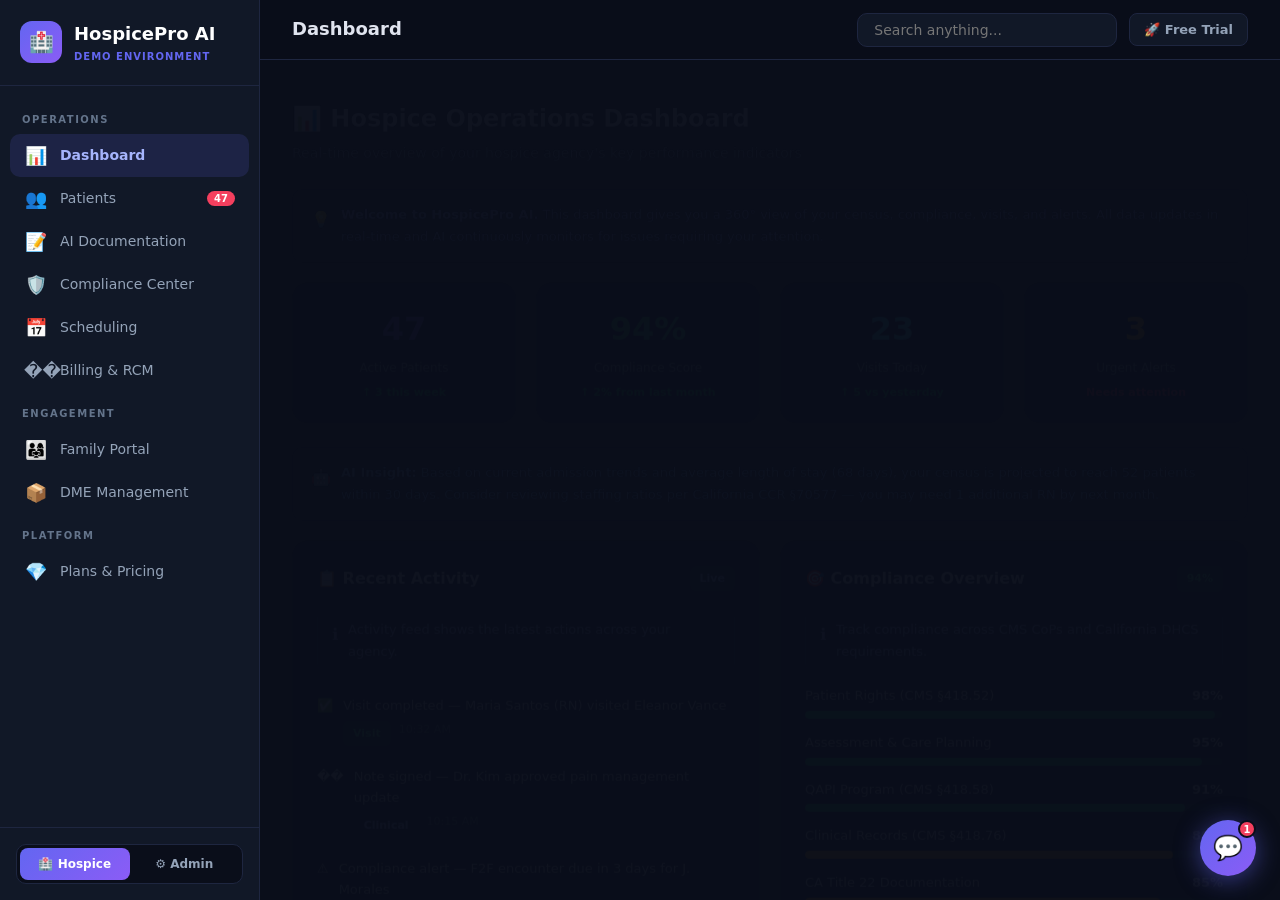
<file: index.html>
<!DOCTYPE html>
<html lang="en">
<head>
<meta charset="UTF-8">
<meta http-equiv="refresh" content="0;url=hospice-demo/index.html">
<title>Redirecting to HospicePro AI Demo…</title>
</head>
<body>
<p>Redirecting to <a href="hospice-demo/index.html">HospicePro AI Demo</a>…</p>
</body>
</html>
</file>
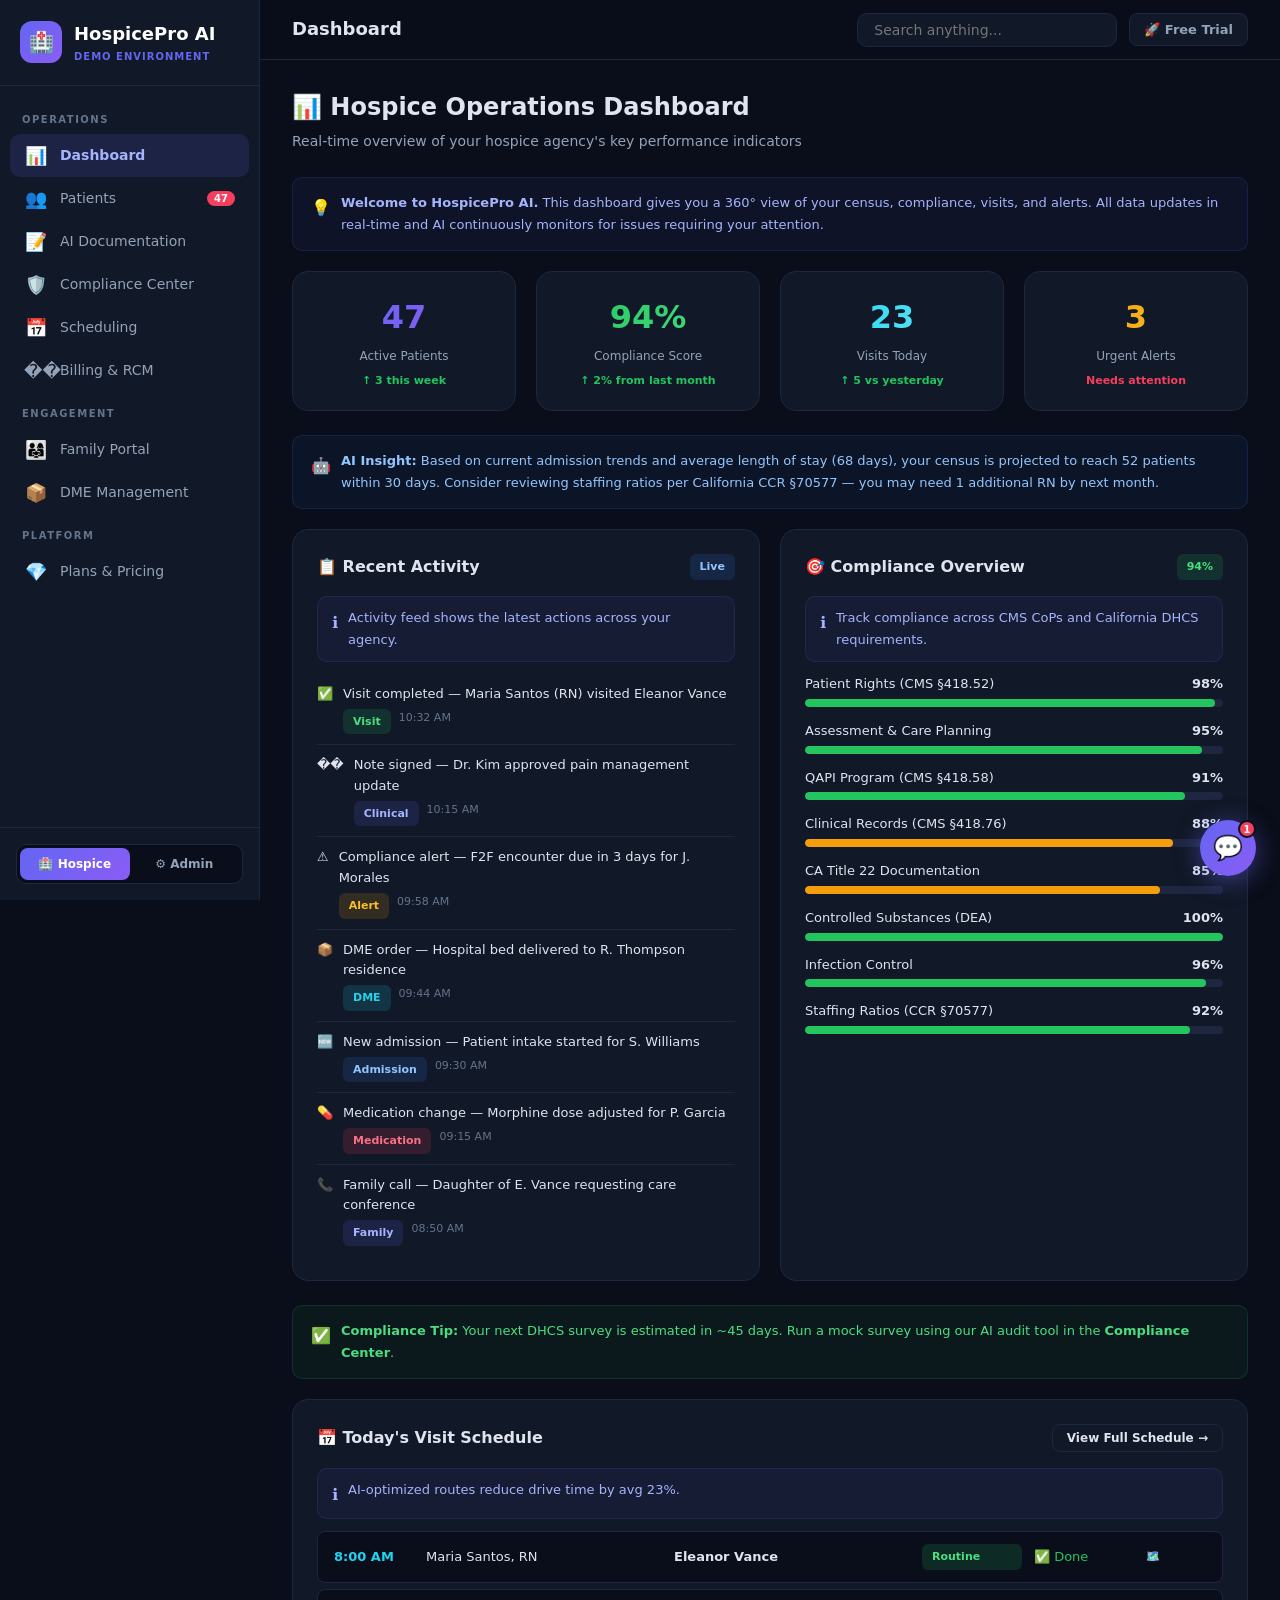
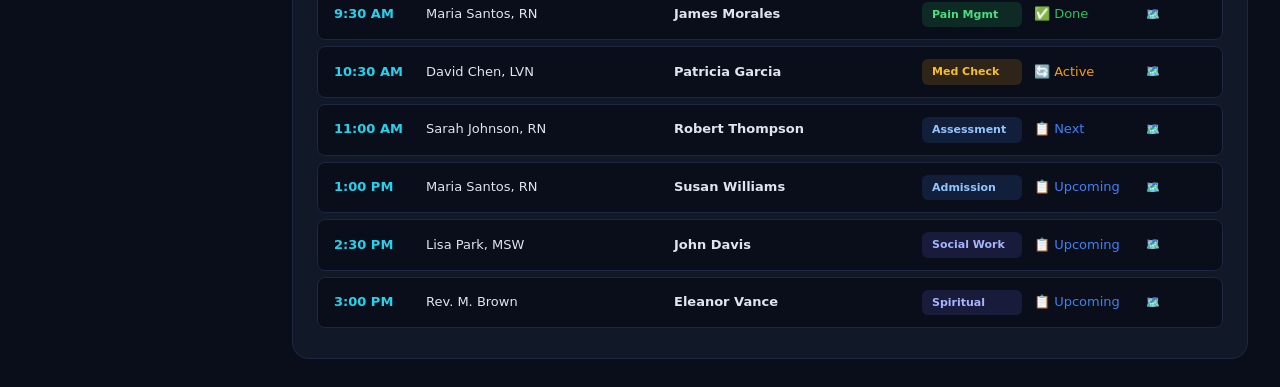
<file: hospice-demo/index.html>
<!DOCTYPE html>
<html lang="en">
<head>
<meta charset="UTF-8">
<title>HospicePro AI — Intelligent Hospice Management Platform</title>
<meta name="viewport" content="width=device-width, initial-scale=1.0">
<meta name="description" content="HospicePro AI - The most advanced AI-powered hospice management platform. Demo environment.">
<meta name="robots" content="noindex, nofollow">
<link rel="stylesheet" href="css/styles.css">
</head>
<body>

<!-- Sidebar Overlay (mobile) -->
<div class="sidebar-overlay" id="sidebarOverlay" onclick="toggleSidebar()"></div>

<!-- ===== SIDEBAR ===== -->
<aside class="sidebar" id="sidebar">
 <div class="sidebar-header">
  <div class="logo-icon">🏥</div>
  <div>
   <div class="logo-text">HospicePro AI</div>
   <div class="logo-sub">DEMO ENVIRONMENT</div>
  </div>
 </div>
 <div class="sidebar-nav" id="sidebarNav"></div>
 <div class="sidebar-footer">
  <div class="mode-switch">
   <button class="mode-btn active" id="modeFront" onclick="switchMode('front')">🏥 Hospice</button>
   <button class="mode-btn" id="modeAdmin" onclick="switchMode('admin')">⚙️ Admin</button>
  </div>
 </div>
</aside>

<!-- ===== MAIN CONTENT ===== -->
<div class="main-content">
 <div class="top-bar">
  <div style="display:flex;align-items:center;gap:12px">
   <button class="hamburger" onclick="toggleSidebar()">☰</button>
   <span class="page-title" id="pageTitle">Dashboard</span>
  </div>
  <div class="top-actions">
   <input type="text" class="search-box" id="globalSearch" placeholder="Search anything..." oninput="onGlobalSearch(this.value)">
   <button class="top-btn" onclick="showTrialModal()">🚀 Free Trial</button>
  </div>
 </div>
 <div id="pageContainer"></div>
</div>

<!-- ===== CHATBOT ===== -->
<button class="chatbot-toggle" id="chatToggle" onclick="toggleChat()">
 💬 <span class="notif-dot" id="chatNotif">1</span>
</button>
<div class="chatbot-panel" id="chatPanel">
 <div class="chat-header">
  <div class="chat-header-left">
   <span style="font-size:20px">🤖</span>
   <div>
    <h3 id="chatBotName">HospicePro Assistant</h3>
    <div class="chat-status" id="chatStatus">Online — Ready to help</div>
   </div>
  </div>
  <button class="chat-close" onclick="toggleChat()">✕</button>
 </div>
 <div class="chat-context" id="chatContext">
  <span>👁️</span> <span id="chatContextText">Watching: Dashboard</span>
 </div>
 <div class="chat-messages" id="chatMessages"></div>
 <div class="chat-input-area">
  <input type="text" class="chat-input" id="chatInput" placeholder="Ask me anything about hospice..." onkeydown="if(event.key==='Enter')sendChat()" oninput="onChatTyping(this.value)">
  <button class="chat-send" onclick="sendChat()">➤</button>
 </div>
</div>

<!-- ===== TRIAL MODAL ===== -->
<div class="modal-overlay" id="trialModal" onclick="if(event.target===this)closeTrialModal()">
 <div class="modal-box">
  <h2>Start Your Free Trial</h2>
  <p id="modalPlanText">Experience HospicePro AI risk-free. No credit card required.</p>
  <input type="text" placeholder="Full Name" id="trialName">
  <input type="email" placeholder="Work Email" id="trialEmail">
  <input type="text" placeholder="Agency Name" id="trialAgency">
  <select id="trialPlan">
   <option value="starter">Starter — $199/mo (30-day trial)</option>
   <option value="professional" selected>Professional — $349/mo (30-day trial)</option>
   <option value="enterprise">Enterprise — $599/mo (14-day pilot)</option>
  </select>
  <button class="btn btn-primary" style="width:100%;padding:14px;font-size:16px" onclick="submitTrial()">Begin Free Trial →</button>
  <p class="modal-cancel" onclick="closeTrialModal()">Cancel</p>
 </div>
</div>

<!-- ===== TOAST ===== -->
<div class="toast" id="toast"></div>

<!-- ===== SCRIPTS ===== -->
<script src="js/ml-engine.js"></script>
<script src="js/pages-front.js"></script>
<script src="js/pages-admin.js"></script>
<script src="js/chatbot.js"></script>
<script src="js/app.js"></script>
</body>
</html>
</file>
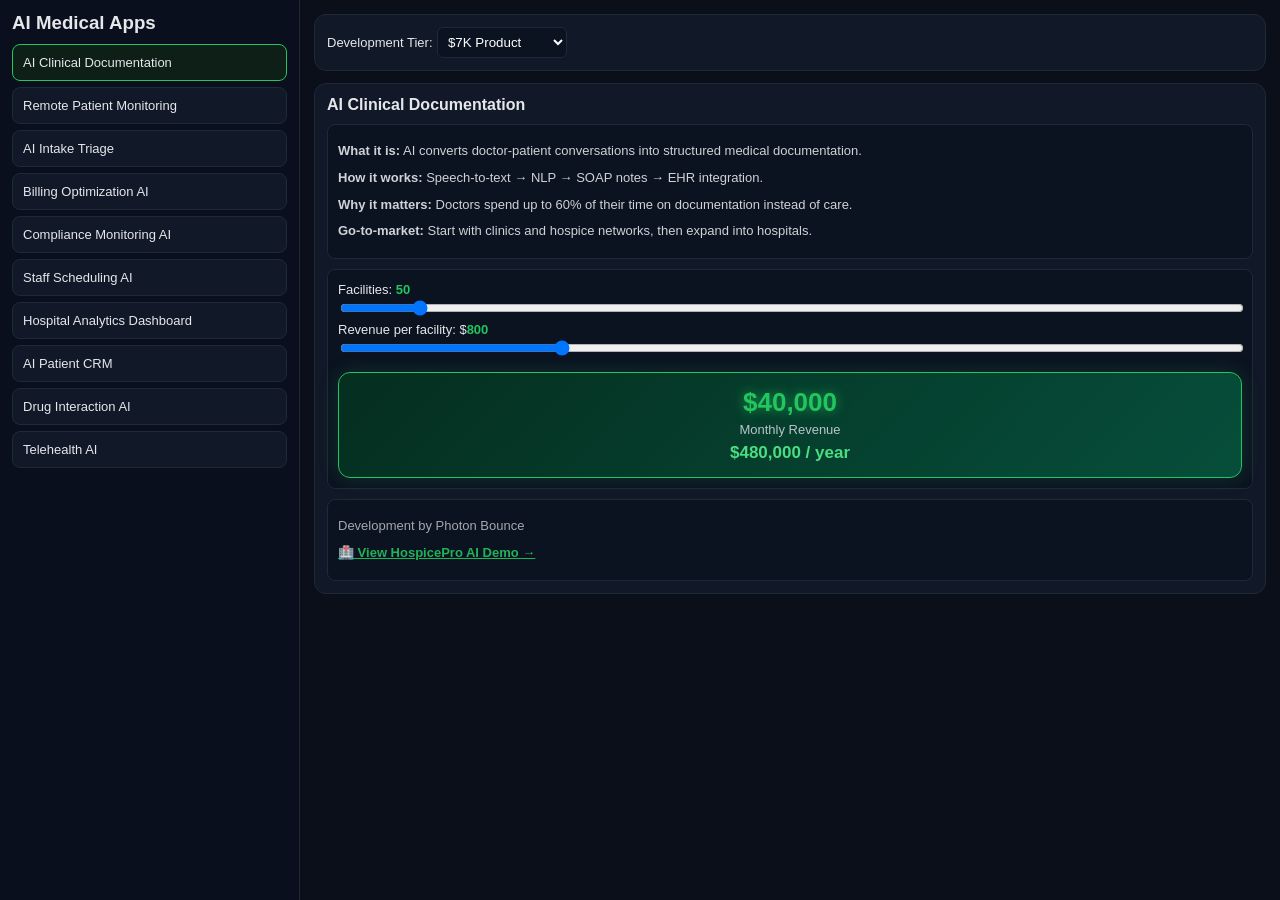
<file: calculator.html>
<!DOCTYPE html>
<html lang="en">
<head>
<meta charset="UTF-8">
<title>AI Medical Investment System</title>
<meta name="viewport" content="width=device-width, initial-scale=1.0">
<meta name="description" content="AI-powered medical investment calculator — estimate revenue across 10 healthcare SaaS products by Photon Bounce.">

<style>
*,*::before,*::after{box-sizing:border-box}

body{
 margin:0;
 font-family:Arial, Helvetica, sans-serif;
 background:#0b0f1a;
 color:#e5e7eb;
}

.layout{
 display:flex;
 min-height:100vh;
}

/* SIDEBAR */
.sidebar{
 width:300px;
 min-width:300px;
 background:#0a0f1d;
 border-right:1px solid #1f2937;
 padding:12px;
 overflow-y:auto;
}

.sidebar h3{
 margin:0 0 10px 0;
}

/* MOBILE TOGGLE */
.menu-toggle{
 display:none;
 position:fixed;
 top:10px;
 left:10px;
 z-index:1000;
 background:#111827;
 color:#e5e7eb;
 border:1px solid #1f2937;
 border-radius:8px;
 padding:8px 14px;
 font-size:18px;
 cursor:pointer;
}

.nav-item{
 padding:10px;
 margin:6px 0;
 border-radius:8px;
 border:1px solid #1f2937;
 cursor:pointer;
 background:#111827;
 font-size:13px;
 color:#e5e7eb;
 text-align:left;
 width:100%;
 display:block;
 transition:border-color 0.2s, background 0.2s;
}

.nav-item:hover{
 background:#1a2332;
 border-color:#374151;
}

.nav-item:focus{
 outline:2px solid #22c55e;
 outline-offset:2px;
}

.nav-item.active{
 border-color:#22c55e;
 background:#0d1f17;
}

/* MAIN */
.main{
 flex:1;
 padding:14px;
 min-width:0;
}

.card{
 background:#111827;
 border:1px solid #1f2937;
 border-radius:12px;
 padding:12px;
 margin-bottom:12px;
}

.section{
 margin-top:10px;
 padding:10px;
 border-radius:8px;
 background:#0b1220;
 border:1px solid #1f2937;
}

h2{
 font-size:16px;
 margin:0 0 10px 0;
}

p{
 font-size:13px;
 line-height:1.6;
 opacity:0.9;
 margin:6px 0;
}

label{
 font-size:13px;
}

input[type=range]{
 width:100%;
 cursor:pointer;
}

input[type=range]:focus{
 outline:2px solid #22c55e;
 outline-offset:2px;
}

select{
 background:#0b1220;
 color:white;
 border:1px solid #1f2937;
 padding:6px;
 border-radius:6px;
 cursor:pointer;
}

select:focus{
 outline:2px solid #22c55e;
 outline-offset:2px;
}

.value{
 font-weight:bold;
 color:#22c55e;
}

/* PROFIT UI */
.profit-box{
 margin-top:12px;
 padding:14px;
 border-radius:12px;
 background:linear-gradient(135deg,#052e1f,#064e3b);
 border:1px solid #22c55e;
 text-align:center;
 box-shadow:0 0 20px rgba(34,197,94,0.2);
}

.profit-main{
 font-size:26px;
 font-weight:900;
 color:#22c55e;
 text-shadow:0 0 12px rgba(34,197,94,0.7);
}

.profit-sub{
 font-size:13px;
 opacity:0.8;
 margin-top:4px;
}

.profit-annual{
 margin-top:6px;
 font-size:17px;
 font-weight:700;
 color:#4ade80;
}

/* MOBILE */
@media(max-width:768px){
 .layout{
  flex-direction:column;
 }
 .sidebar{
  width:100%;
  min-width:100%;
  border-right:none;
  border-bottom:1px solid #1f2937;
  position:fixed;
  top:0;
  left:-100%;
  height:100vh;
  z-index:999;
  transition:left 0.3s;
 }
 .sidebar.open{
  left:0;
 }
 .menu-toggle{
  display:block;
 }
 .main{
  padding:14px;
  padding-top:50px;
 }
 .profit-main{
  font-size:22px;
 }
}
</style>
</head>

<body>

<button class="menu-toggle" onclick="toggleMenu()" aria-label="Toggle navigation menu">☰</button>

<div class="layout">

<!-- SIDEBAR NAV -->
<nav class="sidebar" id="sidebar" role="navigation" aria-label="App navigation">
<h3>AI Medical Apps</h3>
<div id="nav" role="list"></div>
</nav>

<!-- MAIN -->
<main class="main">

<div class="card">
<label for="tier">Development Tier:</label>
<select id="tier" onchange="render()">
<option value="3">$3K MVP</option>
<option value="7" selected>$7K Product</option>
<option value="12">$12K Enterprise</option>
</select>
</div>

<div id="view"></div>

</main>

</div>

<script>

/* FULL DATASET (LOCKED) */
const apps=[
{
name:"AI Clinical Documentation",
what:"AI converts doctor-patient conversations into structured medical documentation.",
how:"Speech-to-text → NLP → SOAP notes → EHR integration.",
why:"Doctors spend up to 60% of their time on documentation instead of care.",
gtm:"Start with clinics and hospice networks, then expand into hospitals.",
baseClinic:50,
baseRevenue:800
},
{
name:"Remote Patient Monitoring",
what:"Continuous monitoring of patient health outside hospitals.",
how:"IoT devices send data → AI detects anomalies → alerts.",
why:"Most medical issues occur outside hospital supervision.",
gtm:"Elderly care and post-acute providers.",
baseClinic:80,
baseRevenue:600
},
{
name:"AI Intake Triage",
what:"Pre-visit AI system to assess patient urgency.",
how:"Patients submit symptoms → AI evaluates → routes care.",
why:"Reduces overload from non-critical patients.",
gtm:"Urgent care clinics.",
baseClinic:60,
baseRevenue:500
},
{
name:"Billing Optimization AI",
what:"Identifies missed billing opportunities.",
how:"Analyzes records vs billing codes.",
why:"Hospitals lose millions due to underbilling.",
gtm:"Hospital finance departments.",
baseClinic:40,
baseRevenue:1200
},
{
name:"Compliance Monitoring AI",
what:"Tracks healthcare compliance automatically.",
how:"Scans logs → flags violations.",
why:"Prevents fines and legal issues.",
gtm:"Enterprise hospitals.",
baseClinic:30,
baseRevenue:1500
},
{
name:"Staff Scheduling AI",
what:"Optimizes workforce scheduling.",
how:"Forecasts demand → balances staffing.",
why:"Reduces labor costs significantly.",
gtm:"Hospital operations teams.",
baseClinic:70,
baseRevenue:700
},
{
name:"Hospital Analytics Dashboard",
what:"Real-time hospital performance insights.",
how:"Aggregates operational and financial data.",
why:"Improves executive decision-making.",
gtm:"Hospital leadership.",
baseClinic:20,
baseRevenue:2500
},
{
name:"AI Patient CRM",
what:"Patient engagement and retention system.",
how:"Automates messaging and follow-ups.",
why:"Improves lifetime value.",
gtm:"Private clinics.",
baseClinic:90,
baseRevenue:400
},
{
name:"Drug Interaction AI",
what:"Detects harmful drug combinations.",
how:"Analyzes prescriptions instantly.",
why:"Reduces medical errors and liability.",
gtm:"Doctors and pharmacies.",
baseClinic:100,
baseRevenue:300
},
{
name:"Telehealth AI",
what:"AI-powered virtual consultation assistant.",
how:"Handles intake, conversation, documentation.",
why:"Scales telehealth efficiently.",
gtm:"Telemedicine startups.",
baseClinic:60,
baseRevenue:900
}
];

let selected=0;

/* MOBILE MENU */
function toggleMenu(){
 document.getElementById("sidebar").classList.toggle("open");
}

/* NAV */
function renderNav(){
 let html="";
 apps.forEach((a,i)=>{
  html+=`<button class="nav-item ${i===selected?'active':''}" role="listitem" onclick="selectApp(${i})" aria-current="${i===selected?'true':'false'}">${a.name}</button>`;
 });
 document.getElementById("nav").innerHTML=html;
}

/* SELECT */
function selectApp(i){
 selected=i;
 render();
 /* Close mobile menu after selection */
 document.getElementById("sidebar").classList.remove("open");
}

/* TIER MULTIPLIER */
function getMultiplier(){
 let t=+document.getElementById("tier").value;
 return t===3?0.6:t===7?1:1.5;
}

/* MAIN RENDER */
function render(){

 renderNav();

 let a=apps[selected];
 let m=getMultiplier();
 let facAdj=Math.round(a.baseClinic*m);
 let revAdj=Math.round(a.baseRevenue*m);

 document.getElementById("view").innerHTML=`

<div class="card">

<h2>${a.name}</h2>

<div class="section">
<p><b>What it is:</b> ${a.what}</p>
<p><b>How it works:</b> ${a.how}</p>
<p><b>Why it matters:</b> ${a.why}</p>
<p><b>Go-to-market:</b> ${a.gtm}</p>
</div>

<div class="section">

<label for="fac">Facilities: <span class="value" id="facVal">${facAdj}</span></label>
<input type="range" min="10" max="500" value="${a.baseClinic}" id="fac" oninput="calc()" aria-describedby="facVal">

<label for="rev">Revenue per facility: $<span class="value" id="revVal">${revAdj}</span></label>
<input type="range" min="100" max="3000" value="${a.baseRevenue}" id="rev" oninput="calc()" aria-describedby="revVal">

<div id="profit" class="profit-box" aria-live="polite"></div>

</div>

<div class="section">
<p style="opacity:0.7">Development by Photon Bounce</p>
<p><a href="hospice-demo/index.html" style="color:#22c55e;font-weight:bold;text-decoration:underline">🏥 View HospicePro AI Demo →</a></p>
</div>

</div>
`;

 calc();
}

/* CALC */
function calc(){
 let f=+document.getElementById("fac").value;
 let r=+document.getElementById("rev").value;
 let m=getMultiplier();

 let fAdj=Math.round(f*m);
 let rAdj=Math.round(r*m);
 let monthly=fAdj*rAdj;
 let annual=monthly*12;

 document.getElementById("facVal").textContent=fAdj;
 document.getElementById("revVal").textContent=rAdj;

 document.getElementById("profit").innerHTML=
 `
 <div class="profit-main">$${monthly.toLocaleString()}</div>
 <div class="profit-sub">Monthly Revenue</div>
 <div class="profit-annual">$${annual.toLocaleString()} / year</div>
 `;
}

/* INIT */
render();

</script>

</body>
</html>
</file>
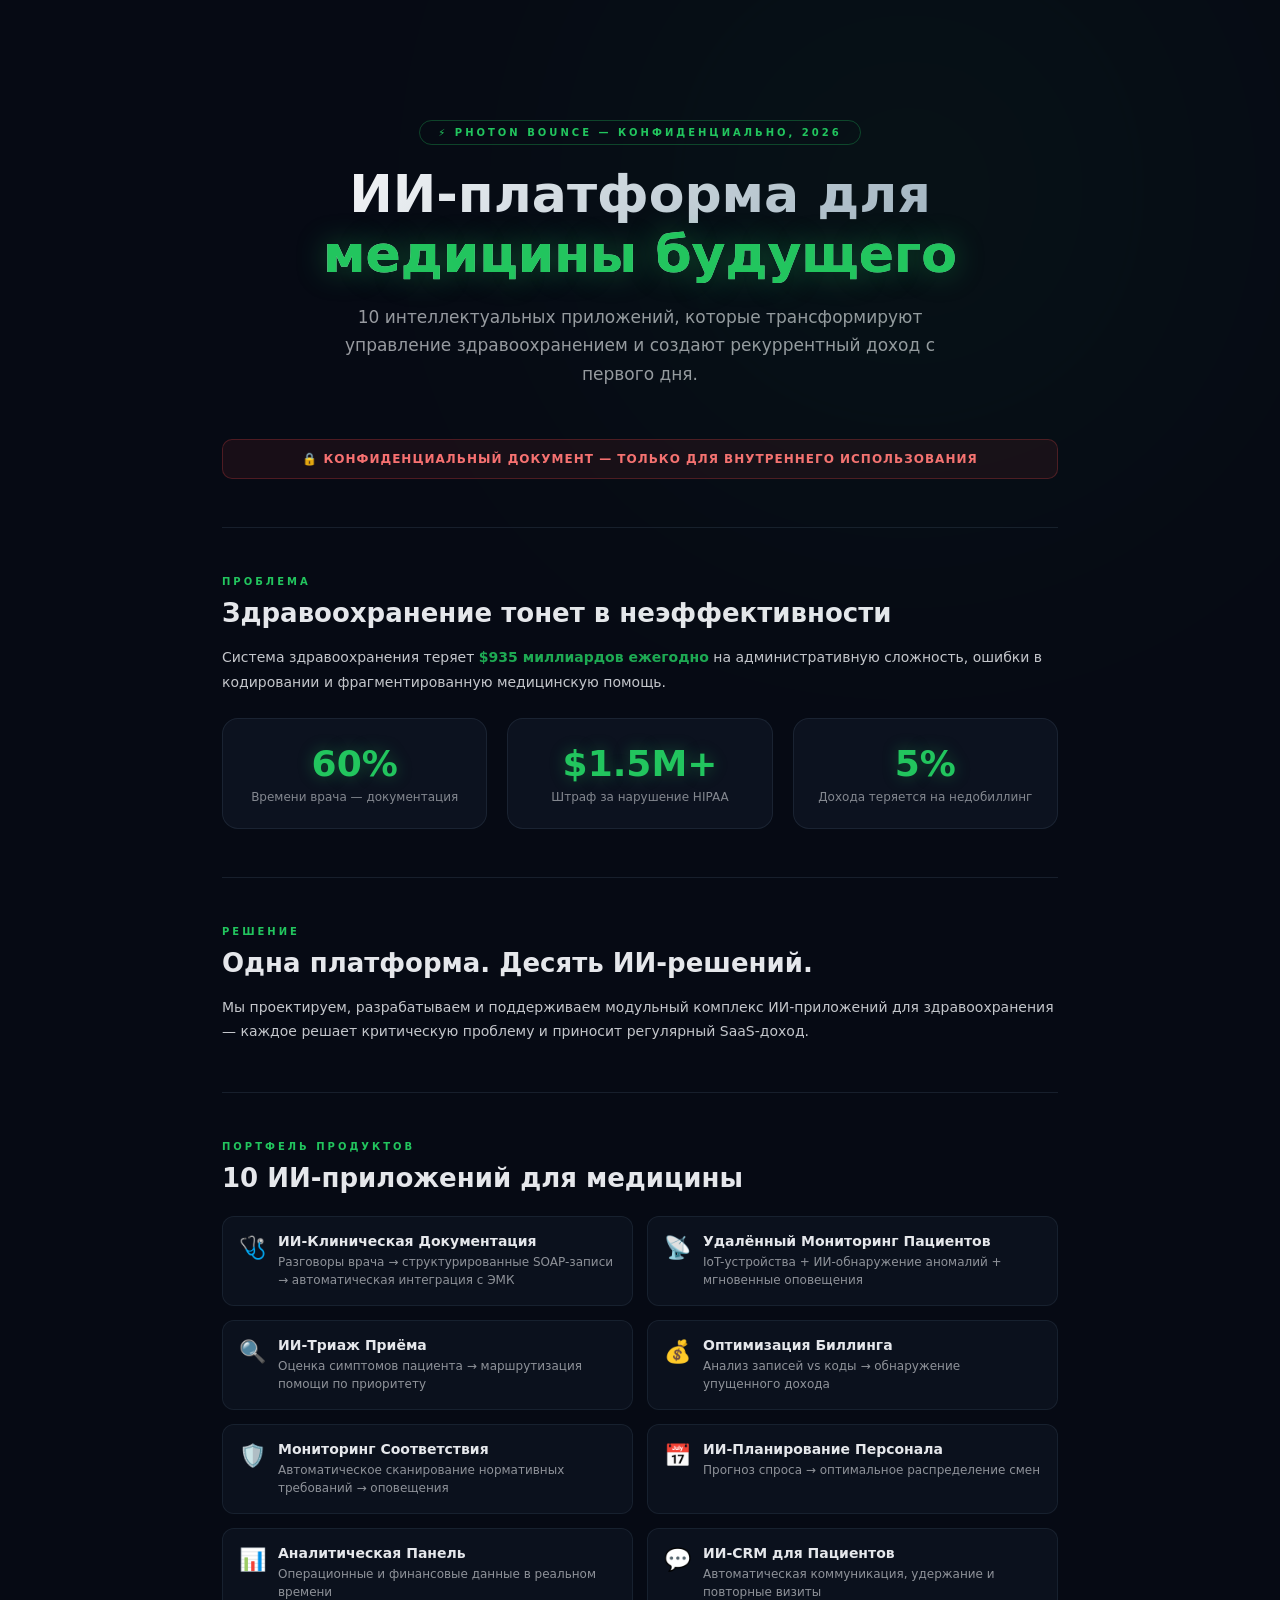
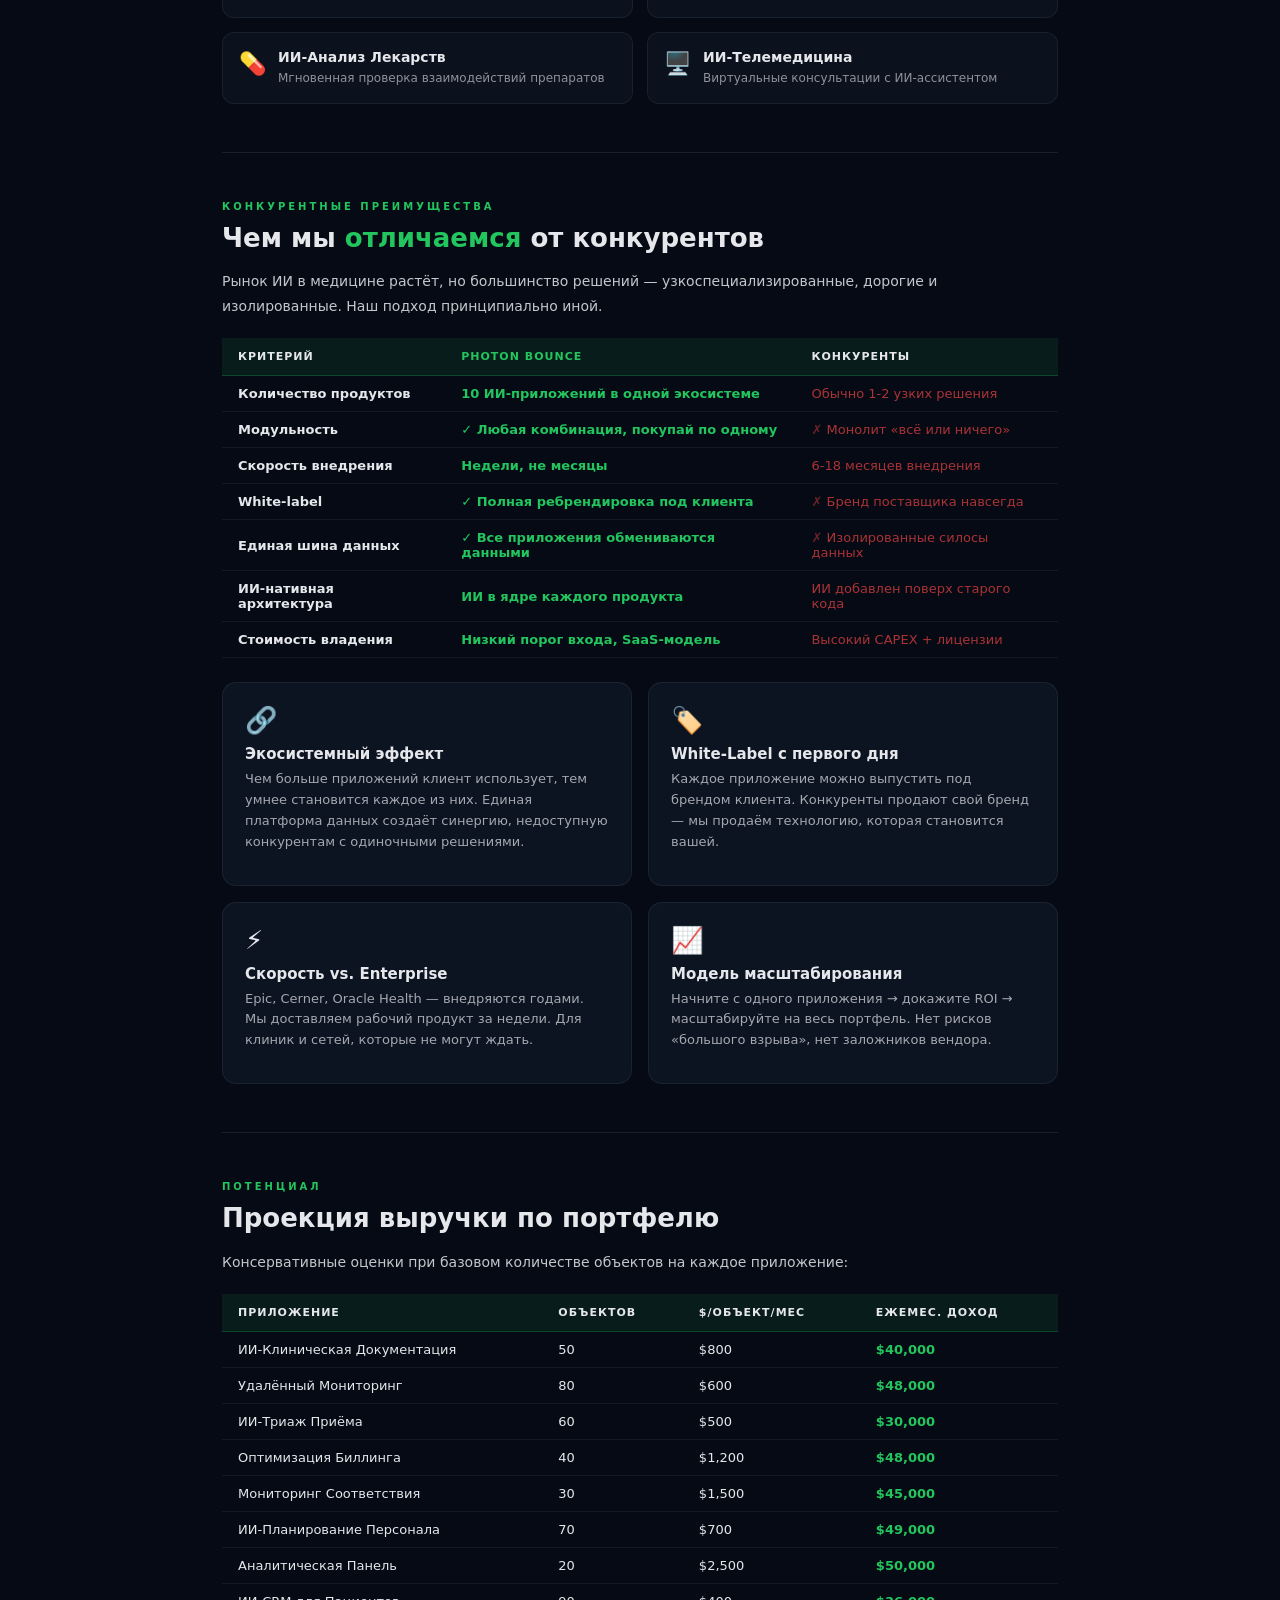
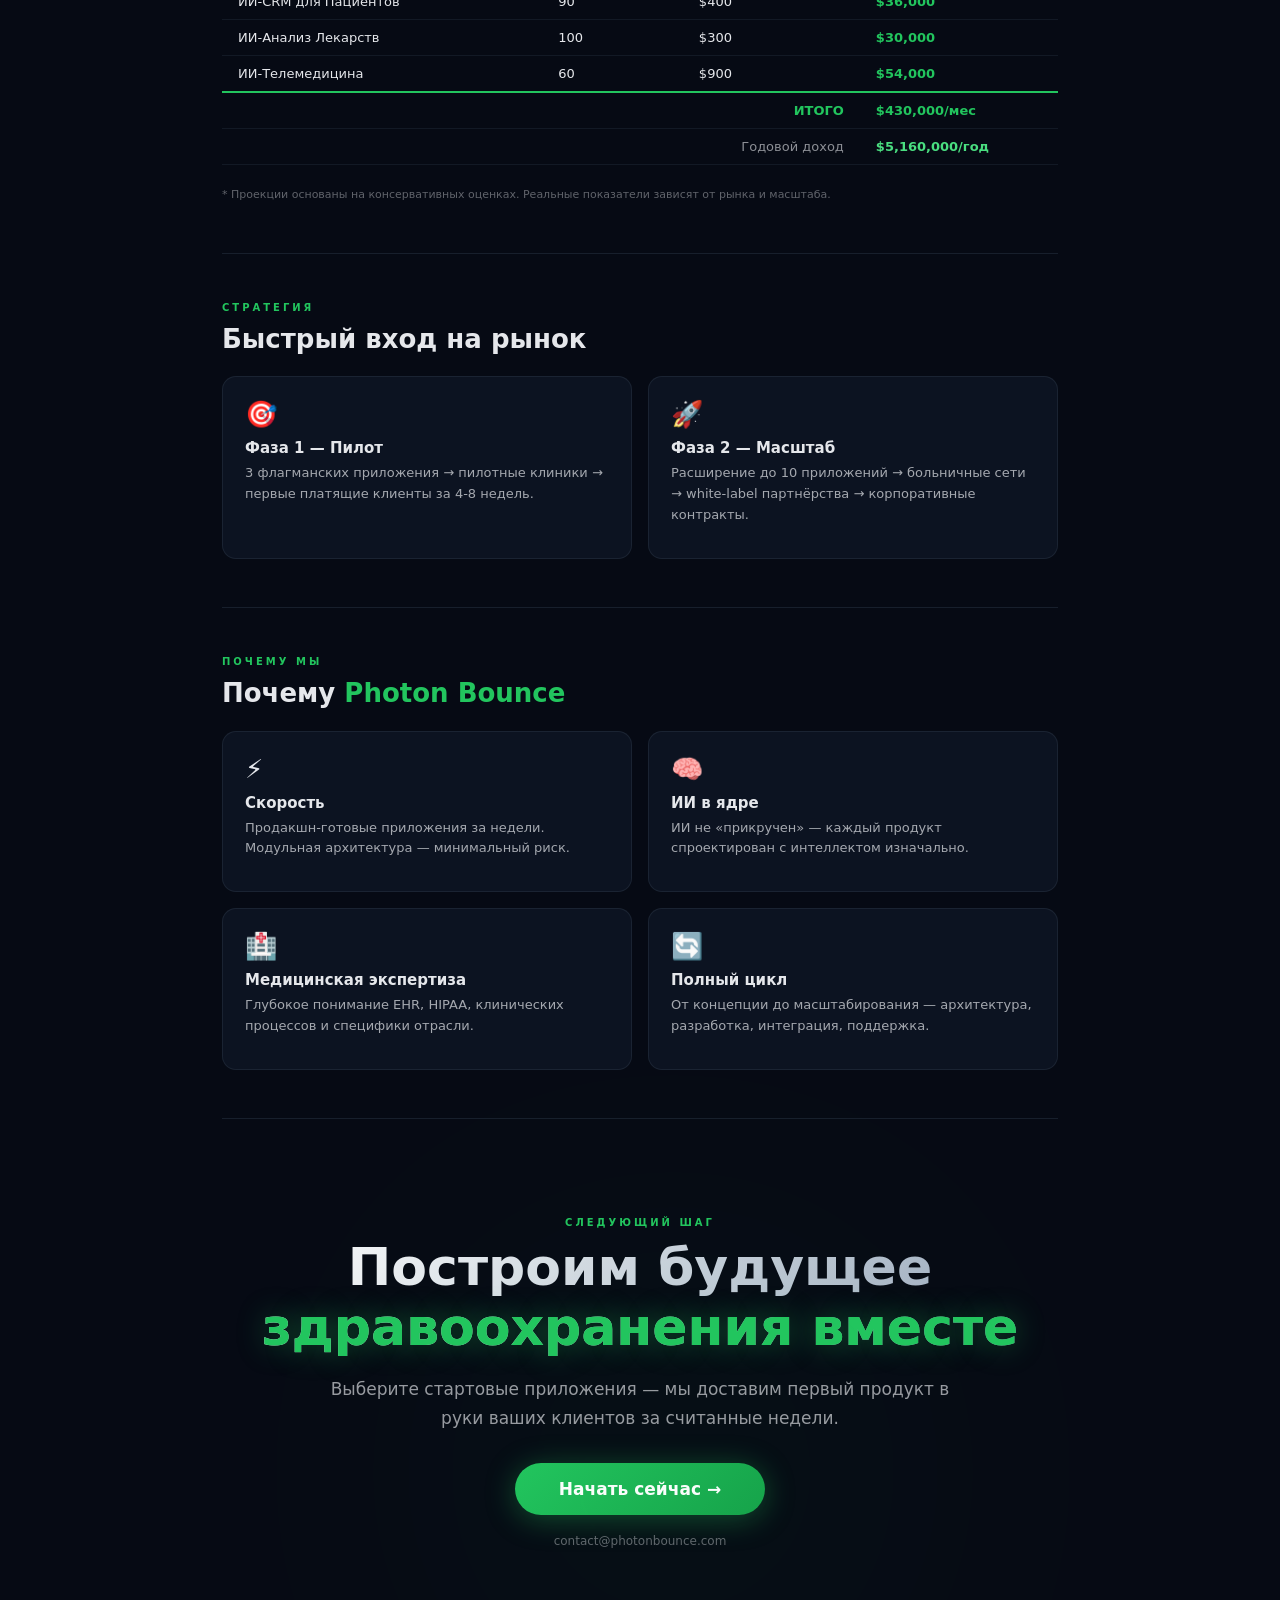
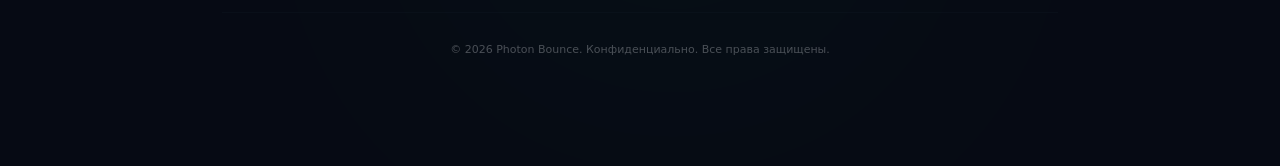
<file: pitch-deck.html>
<!DOCTYPE html>
<html lang="ru">
<head>
<meta charset="UTF-8">
<title>Photon Bounce — ИИ-Медицинский Комплекс | Белая Книга</title>
<meta name="viewport" content="width=device-width, initial-scale=1.0">
<meta name="robots" content="noindex, nofollow, noarchive">
<meta name="googlebot" content="noindex, nofollow">
<style>
*{margin:0;padding:0;box-sizing:border-box;}
html{scroll-behavior:smooth;}
body{
  font-family:'Segoe UI',system-ui,-apple-system,sans-serif;
  background:#060a14;
  color:#e5e7eb;
  overflow-x:hidden;
}

/* ========== LAYOUT ========== */
.container{
  max-width:900px;
  margin:0 auto;
  padding:40px 32px 80px;
}

/* ========== HEADER ========== */
.header{
  text-align:center;
  padding:80px 20px 50px;
  position:relative;
}
.header::after{
  content:'';
  position:absolute;
  top:-100px;right:-100px;
  width:500px;height:500px;
  background:#22c55e;
  border-radius:50%;
  filter:blur(180px);
  opacity:0.08;
  pointer-events:none;
}
.badge{
  display:inline-block;
  font-size:10px;
  text-transform:uppercase;
  letter-spacing:3px;
  color:#22c55e;
  border:1px solid rgba(34,197,94,0.3);
  padding:6px 18px;
  border-radius:30px;
  margin-bottom:20px;
  font-weight:700;
}
h1{
  font-size:clamp(30px,5vw,52px);
  font-weight:900;
  line-height:1.15;
  margin-bottom:18px;
  background:linear-gradient(135deg,#fff 0%,#94a3b8 100%);
  -webkit-background-clip:text;
  -webkit-text-fill-color:transparent;
}
.glow{
  color:#22c55e;
  -webkit-text-fill-color:#22c55e;
  text-shadow:0 0 30px rgba(34,197,94,0.4);
}
.subtitle{
  font-size:17px;
  opacity:0.65;
  max-width:640px;
  margin:0 auto;
  line-height:1.7;
}

/* ========== CONFIDENTIAL BANNER ========== */
.confidential{
  background:rgba(239,68,68,0.08);
  border:1px solid rgba(239,68,68,0.25);
  border-radius:10px;
  padding:12px 20px;
  text-align:center;
  font-size:12px;
  color:#f87171;
  letter-spacing:1px;
  text-transform:uppercase;
  font-weight:700;
  margin-bottom:40px;
}

/* ========== SECTIONS ========== */
.section{
  margin-bottom:48px;
}
.section-label{
  font-size:10px;
  text-transform:uppercase;
  letter-spacing:3px;
  color:#22c55e;
  margin-bottom:10px;
  font-weight:700;
}
h2{
  font-size:26px;
  font-weight:800;
  margin-bottom:14px;
  line-height:1.3;
}
h3{
  font-size:18px;
  font-weight:700;
  margin-bottom:8px;
}
p{
  font-size:14px;
  line-height:1.75;
  opacity:0.85;
  margin-bottom:10px;
}
.highlight{
  color:#22c55e;
  font-weight:700;
}

/* ========== DIVIDER ========== */
.divider{
  border:none;
  border-top:1px solid rgba(31,41,55,0.7);
  margin:48px 0;
}

/* ========== STAT ROW ========== */
.stats{
  display:grid;
  grid-template-columns:repeat(3,1fr);
  gap:20px;
  margin:24px 0;
}
.stat{
  text-align:center;
  padding:24px 16px;
  background:rgba(17,24,39,0.6);
  border:1px solid rgba(31,41,55,0.8);
  border-radius:16px;
}
.stat-num{
  font-size:36px;
  font-weight:900;
  color:#22c55e;
  text-shadow:0 0 16px rgba(34,197,94,0.35);
}
.stat-lbl{
  font-size:12px;
  opacity:0.55;
  margin-top:6px;
}

/* ========== CARDS ========== */
.card-grid{
  display:grid;
  grid-template-columns:repeat(2,1fr);
  gap:16px;
  margin:20px 0;
}
.card{
  background:rgba(17,24,39,0.7);
  border:1px solid rgba(31,41,55,0.8);
  border-radius:14px;
  padding:22px;
  transition:border-color 0.3s;
}
.card:hover{
  border-color:rgba(34,197,94,0.35);
}
.card-icon{
  font-size:26px;
  margin-bottom:10px;
}
.card h3{
  font-size:15px;
  margin-bottom:6px;
}
.card p{
  font-size:13px;
  opacity:0.7;
  line-height:1.6;
}

/* ========== PRODUCT LIST ========== */
.product-list{
  display:grid;
  grid-template-columns:repeat(2,1fr);
  gap:14px;
  margin:20px 0;
}
.product{
  display:flex;
  gap:12px;
  align-items:flex-start;
  padding:16px;
  background:rgba(17,24,39,0.5);
  border:1px solid rgba(31,41,55,0.7);
  border-radius:12px;
}
.product-icon{
  font-size:22px;
  flex-shrink:0;
  margin-top:2px;
}
.product h4{
  font-size:14px;
  font-weight:700;
  margin-bottom:4px;
}
.product p{
  font-size:12px;
  opacity:0.6;
  line-height:1.5;
  margin:0;
}

/* ========== COMPETITIVE TABLE ========== */
.comp-table{
  width:100%;
  border-collapse:collapse;
  margin:20px 0;
  font-size:13px;
}
.comp-table th{
  background:rgba(34,197,94,0.1);
  padding:12px 16px;
  text-align:left;
  font-weight:700;
  font-size:11px;
  text-transform:uppercase;
  letter-spacing:1px;
  border-bottom:1px solid rgba(34,197,94,0.25);
}
.comp-table td{
  padding:10px 16px;
  border-bottom:1px solid rgba(31,41,55,0.5);
}
.comp-table .us{
  color:#22c55e;
  font-weight:700;
}
.comp-table .them{
  color:#ef4444;
  opacity:0.7;
}
.check{color:#22c55e;}
.cross{color:#ef4444;opacity:0.6;}

/* ========== CTA ========== */
.cta{
  text-align:center;
  padding:50px 20px;
  margin-top:20px;
  position:relative;
}
.cta::before{
  content:'';
  position:absolute;
  bottom:-60px;left:30%;
  width:400px;height:400px;
  background:#22c55e;
  border-radius:50%;
  filter:blur(160px);
  opacity:0.06;
  pointer-events:none;
}
.cta-btn{
  display:inline-block;
  padding:16px 44px;
  background:linear-gradient(135deg,#22c55e,#16a34a);
  color:#fff;
  font-size:17px;
  font-weight:700;
  border:none;
  border-radius:50px;
  cursor:pointer;
  text-decoration:none;
  transition:all 0.3s;
  box-shadow:0 4px 30px rgba(34,197,94,0.35);
}
.cta-btn:hover{
  transform:translateY(-2px);
  box-shadow:0 8px 40px rgba(34,197,94,0.5);
}

/* ========== FOOTER ========== */
.footer{
  text-align:center;
  padding:30px;
  font-size:11px;
  opacity:0.3;
  border-top:1px solid rgba(31,41,55,0.5);
}

/* ========== RESPONSIVE ========== */
@media(max-width:700px){
  .container{padding:24px 16px 60px;}
  .stats{grid-template-columns:1fr;}
  .card-grid{grid-template-columns:1fr;}
  .product-list{grid-template-columns:1fr;}
  .header{padding:50px 16px 30px;}
}
</style>
</head>

<body>

<div class="container">

<!-- ==================== HEADER ==================== -->
<div class="header">
  <div class="badge">⚡ Photon Bounce — Конфиденциально, 2026</div>
  <h1>ИИ-платформа для<br><span class="glow">медицины будущего</span></h1>
  <p class="subtitle">10 интеллектуальных приложений, которые трансформируют управление здравоохранением и создают рекуррентный доход с первого дня.</p>
</div>

<!-- CONFIDENTIAL -->
<div class="confidential">🔒 Конфиденциальный документ — только для внутреннего использования</div>

<hr class="divider">

<!-- ==================== ПРОБЛЕМА ==================== -->
<div class="section">
  <div class="section-label">Проблема</div>
  <h2>Здравоохранение тонет в неэффективности</h2>
  <p>Система здравоохранения теряет <span class="highlight">$935 миллиардов ежегодно</span> на административную сложность, ошибки в кодировании и фрагментированную медицинскую помощь.</p>

  <div class="stats">
    <div class="stat">
      <div class="stat-num">60%</div>
      <div class="stat-lbl">Времени врача — документация</div>
    </div>
    <div class="stat">
      <div class="stat-num">$1.5M+</div>
      <div class="stat-lbl">Штраф за нарушение HIPAA</div>
    </div>
    <div class="stat">
      <div class="stat-num">5%</div>
      <div class="stat-lbl">Дохода теряется на недобиллинг</div>
    </div>
  </div>
</div>

<hr class="divider">

<!-- ==================== РЕШЕНИЕ ==================== -->
<div class="section">
  <div class="section-label">Решение</div>
  <h2>Одна платформа. Десять ИИ-решений.</h2>
  <p>Мы проектируем, разрабатываем и поддерживаем модульный комплекс ИИ-приложений для здравоохранения — каждое решает критическую проблему и приносит регулярный SaaS-доход.</p>
</div>

<hr class="divider">

<!-- ==================== ПОРТФЕЛЬ ==================== -->
<div class="section">
  <div class="section-label">Портфель продуктов</div>
  <h2>10 ИИ-приложений для медицины</h2>

  <div class="product-list">
    <div class="product">
      <div class="product-icon">🩺</div>
      <div>
        <h4>ИИ-Клиническая Документация</h4>
        <p>Разговоры врача → структурированные SOAP-записи → автоматическая интеграция с ЭМК</p>
      </div>
    </div>
    <div class="product">
      <div class="product-icon">📡</div>
      <div>
        <h4>Удалённый Мониторинг Пациентов</h4>
        <p>IoT-устройства + ИИ-обнаружение аномалий + мгновенные оповещения</p>
      </div>
    </div>
    <div class="product">
      <div class="product-icon">🔍</div>
      <div>
        <h4>ИИ-Триаж Приёма</h4>
        <p>Оценка симптомов пациента → маршрутизация помощи по приоритету</p>
      </div>
    </div>
    <div class="product">
      <div class="product-icon">💰</div>
      <div>
        <h4>Оптимизация Биллинга</h4>
        <p>Анализ записей vs коды → обнаружение упущенного дохода</p>
      </div>
    </div>
    <div class="product">
      <div class="product-icon">🛡️</div>
      <div>
        <h4>Мониторинг Соответствия</h4>
        <p>Автоматическое сканирование нормативных требований → оповещения</p>
      </div>
    </div>
    <div class="product">
      <div class="product-icon">📅</div>
      <div>
        <h4>ИИ-Планирование Персонала</h4>
        <p>Прогноз спроса → оптимальное распределение смен</p>
      </div>
    </div>
    <div class="product">
      <div class="product-icon">📊</div>
      <div>
        <h4>Аналитическая Панель</h4>
        <p>Операционные и финансовые данные в реальном времени</p>
      </div>
    </div>
    <div class="product">
      <div class="product-icon">💬</div>
      <div>
        <h4>ИИ-CRM для Пациентов</h4>
        <p>Автоматическая коммуникация, удержание и повторные визиты</p>
      </div>
    </div>
    <div class="product">
      <div class="product-icon">💊</div>
      <div>
        <h4>ИИ-Анализ Лекарств</h4>
        <p>Мгновенная проверка взаимодействий препаратов</p>
      </div>
    </div>
    <div class="product">
      <div class="product-icon">🖥️</div>
      <div>
        <h4>ИИ-Телемедицина</h4>
        <p>Виртуальные консультации с ИИ-ассистентом</p>
      </div>
    </div>
  </div>
</div>

<hr class="divider">

<!-- ==================== КОНКУРЕНТНЫЕ ПРЕИМУЩЕСТВА ==================== -->
<div class="section">
  <div class="section-label">Конкурентные преимущества</div>
  <h2>Чем мы <span style="color:#22c55e;">отличаемся</span> от конкурентов</h2>
  <p>Рынок ИИ в медицине растёт, но большинство решений — узкоспециализированные, дорогие и изолированные. Наш подход принципиально иной.</p>

  <table class="comp-table">
    <thead>
      <tr>
        <th>Критерий</th>
        <th class="us">Photon Bounce</th>
        <th>Конкуренты</th>
      </tr>
    </thead>
    <tbody>
      <tr>
        <td><strong>Количество продуктов</strong></td>
        <td class="us">10 ИИ-приложений в одной экосистеме</td>
        <td class="them">Обычно 1-2 узких решения</td>
      </tr>
      <tr>
        <td><strong>Модульность</strong></td>
        <td class="us"><span class="check">✓</span> Любая комбинация, покупай по одному</td>
        <td class="them"><span class="cross">✗</span> Монолит «всё или ничего»</td>
      </tr>
      <tr>
        <td><strong>Скорость внедрения</strong></td>
        <td class="us">Недели, не месяцы</td>
        <td class="them">6-18 месяцев внедрения</td>
      </tr>
      <tr>
        <td><strong>White-label</strong></td>
        <td class="us"><span class="check">✓</span> Полная ребрендировка под клиента</td>
        <td class="them"><span class="cross">✗</span> Бренд поставщика навсегда</td>
      </tr>
      <tr>
        <td><strong>Единая шина данных</strong></td>
        <td class="us"><span class="check">✓</span> Все приложения обмениваются данными</td>
        <td class="them"><span class="cross">✗</span> Изолированные силосы данных</td>
      </tr>
      <tr>
        <td><strong>ИИ-нативная архитектура</strong></td>
        <td class="us">ИИ в ядре каждого продукта</td>
        <td class="them">ИИ добавлен поверх старого кода</td>
      </tr>
      <tr>
        <td><strong>Стоимость владения</strong></td>
        <td class="us">Низкий порог входа, SaaS-модель</td>
        <td class="them">Высокий CAPEX + лицензии</td>
      </tr>
    </tbody>
  </table>

  <div class="card-grid" style="margin-top:24px;">
    <div class="card">
      <div class="card-icon">🔗</div>
      <h3>Экосистемный эффект</h3>
      <p>Чем больше приложений клиент использует, тем умнее становится каждое из них. Единая платформа данных создаёт синергию, недоступную конкурентам с одиночными решениями.</p>
    </div>
    <div class="card">
      <div class="card-icon">🏷️</div>
      <h3>White-Label с первого дня</h3>
      <p>Каждое приложение можно выпустить под брендом клиента. Конкуренты продают свой бренд — мы продаём технологию, которая становится вашей.</p>
    </div>
    <div class="card">
      <div class="card-icon">⚡</div>
      <h3>Скорость vs. Enterprise</h3>
      <p>Epic, Cerner, Oracle Health — внедряются годами. Мы доставляем рабочий продукт за недели. Для клиник и сетей, которые не могут ждать.</p>
    </div>
    <div class="card">
      <div class="card-icon">📈</div>
      <h3>Модель масштабирования</h3>
      <p>Начните с одного приложения → докажите ROI → масштабируйте на весь портфель. Нет рисков «большого взрыва», нет заложников вендора.</p>
    </div>
  </div>
</div>

<hr class="divider">

<!-- ==================== ПОТЕНЦИАЛ ДОХОДА ==================== -->
<div class="section">
  <div class="section-label">Потенциал</div>
  <h2>Проекция выручки по портфелю</h2>
  <p>Консервативные оценки при базовом количестве объектов на каждое приложение:</p>

  <table class="comp-table" id="revTable">
    <thead>
      <tr>
        <th>Приложение</th>
        <th>Объектов</th>
        <th>$/Объект/Мес</th>
        <th>Ежемес. доход</th>
      </tr>
    </thead>
    <tbody id="revBody"></tbody>
    <tfoot>
      <tr style="font-weight:900;border-top:2px solid #22c55e;">
        <td colspan="3" style="text-align:right;color:#22c55e;">ИТОГО</td>
        <td id="totalMonthly" style="color:#22c55e;font-weight:900;"></td>
      </tr>
      <tr>
        <td colspan="3" style="text-align:right;opacity:0.6;">Годовой доход</td>
        <td id="totalAnnual" style="color:#4ade80;font-weight:700;"></td>
      </tr>
    </tfoot>
  </table>
  <p style="font-size:11px;opacity:0.4;margin-top:12px;">* Проекции основаны на консервативных оценках. Реальные показатели зависят от рынка и масштаба.</p>
</div>

<hr class="divider">

<!-- ==================== СТРАТЕГИЯ ВЫХОДА ==================== -->
<div class="section">
  <div class="section-label">Стратегия</div>
  <h2>Быстрый вход на рынок</h2>

  <div class="card-grid">
    <div class="card">
      <div class="card-icon">🎯</div>
      <h3>Фаза 1 — Пилот</h3>
      <p>3 флагманских приложения → пилотные клиники → первые платящие клиенты за 4-8 недель.</p>
    </div>
    <div class="card">
      <div class="card-icon">🚀</div>
      <h3>Фаза 2 — Масштаб</h3>
      <p>Расширение до 10 приложений → больничные сети → white-label партнёрства → корпоративные контракты.</p>
    </div>
  </div>
</div>

<hr class="divider">

<!-- ==================== ПОЧЕМУ МЫ ==================== -->
<div class="section">
  <div class="section-label">Почему мы</div>
  <h2>Почему <span style="color:#22c55e;">Photon Bounce</span></h2>

  <div class="card-grid">
    <div class="card">
      <div class="card-icon">⚡</div>
      <h3>Скорость</h3>
      <p>Продакшн-готовые приложения за недели. Модульная архитектура — минимальный риск.</p>
    </div>
    <div class="card">
      <div class="card-icon">🧠</div>
      <h3>ИИ в ядре</h3>
      <p>ИИ не «прикручен» — каждый продукт спроектирован с интеллектом изначально.</p>
    </div>
    <div class="card">
      <div class="card-icon">🏥</div>
      <h3>Медицинская экспертиза</h3>
      <p>Глубокое понимание EHR, HIPAA, клинических процессов и специфики отрасли.</p>
    </div>
    <div class="card">
      <div class="card-icon">🔄</div>
      <h3>Полный цикл</h3>
      <p>От концепции до масштабирования — архитектура, разработка, интеграция, поддержка.</p>
    </div>
  </div>
</div>

<hr class="divider">

<!-- ==================== CTA ==================== -->
<div class="cta">
  <div class="section-label">Следующий шаг</div>
  <h1>Построим будущее<br><span class="glow">здравоохранения вместе</span></h1>
  <p class="subtitle" style="margin-bottom:30px;">Выберите стартовые приложения — мы доставим первый продукт в руки ваших клиентов за считанные недели.</p>
  <a class="cta-btn" href="mailto:contact@photonbounce.com">Начать сейчас →</a>
  <p style="margin-top:16px;font-size:12px;opacity:0.4;">contact@photonbounce.com</p>
</div>

<!-- ==================== FOOTER ==================== -->
<div class="footer">
  © 2026 Photon Bounce. Конфиденциально. Все права защищены.
</div>

</div><!-- end container -->

<script>
const apps=[
  {name:"ИИ-Клиническая Документация",facilities:50,rev:800},
  {name:"Удалённый Мониторинг",facilities:80,rev:600},
  {name:"ИИ-Триаж Приёма",facilities:60,rev:500},
  {name:"Оптимизация Биллинга",facilities:40,rev:1200},
  {name:"Мониторинг Соответствия",facilities:30,rev:1500},
  {name:"ИИ-Планирование Персонала",facilities:70,rev:700},
  {name:"Аналитическая Панель",facilities:20,rev:2500},
  {name:"ИИ-CRM для Пациентов",facilities:90,rev:400},
  {name:"ИИ-Анализ Лекарств",facilities:100,rev:300},
  {name:"ИИ-Телемедицина",facilities:60,rev:900}
];

(function(){
  let body="",tm=0;
  apps.forEach(a=>{
    let m=a.facilities*a.rev;
    tm+=m;
    body+=`<tr>
      <td>${a.name}</td>
      <td>${a.facilities}</td>
      <td>$${a.rev.toLocaleString()}</td>
      <td style="color:#22c55e;font-weight:700;">$${m.toLocaleString()}</td>
    </tr>`;
  });
  document.getElementById("revBody").innerHTML=body;
  document.getElementById("totalMonthly").textContent="$"+tm.toLocaleString()+"/мес";
  document.getElementById("totalAnnual").textContent="$"+(tm*12).toLocaleString()+"/год";
})();
</script>

</body>
</html>
</file>
<file: hospice-demo/css/styles.css>
/* ===== RESET & VARIABLES ===== */
*{margin:0;padding:0;box-sizing:border-box}
:root{
  --bg:#0a0e1a;--bg2:#111827;--bg3:#0d1220;--border:#1e2640;
  --text:#e0e4ef;--text2:#94a3b8;--text3:#64748b;
  --purple:#6366f1;--purple2:#8b5cf6;--cyan:#22d3ee;--green:#22c55e;
  --amber:#f59e0b;--rose:#f43f5e;--blue:#3b82f6;
  --grad:linear-gradient(135deg,#6366f1,#8b5cf6);
  --radius:12px;--radius2:16px;
}
html{scroll-behavior:smooth}
body{font-family:'Segoe UI',system-ui,-apple-system,sans-serif;background:var(--bg);color:var(--text);line-height:1.6;overflow-x:hidden;min-height:100vh}
a{color:#60a5fa;text-decoration:none}
a:hover{text-decoration:underline}
button{cursor:pointer;font-family:inherit}
input,select,textarea{font-family:inherit}

/* ===== LAYOUT SHELL ===== */
.sidebar{width:260px;background:var(--bg2);border-right:1px solid var(--border);position:fixed;top:0;left:0;bottom:0;z-index:90;display:flex;flex-direction:column;transition:transform .3s ease}
.sidebar-header{padding:20px;border-bottom:1px solid var(--border);display:flex;align-items:center;gap:12px}
.sidebar-header .logo-icon{width:42px;height:42px;background:var(--grad);border-radius:12px;display:flex;align-items:center;justify-content:center;font-size:20px;flex-shrink:0}
.sidebar-header .logo-text{font-size:18px;font-weight:800;color:#fff}
.sidebar-header .logo-sub{font-size:10px;color:var(--purple);font-weight:600;letter-spacing:1px}
.sidebar-nav{flex:1;overflow-y:auto;padding:12px 10px}
.sidebar-section-title{font-size:10px;font-weight:700;color:var(--text3);text-transform:uppercase;letter-spacing:1.5px;padding:14px 12px 6px}
.nav-item{display:flex;align-items:center;gap:12px;padding:11px 14px;border-radius:10px;font-size:14px;font-weight:500;color:var(--text2);cursor:pointer;transition:all .2s;border:none;background:none;width:100%;text-align:left}
.nav-item:hover{background:rgba(99,102,241,0.08);color:#fff}
.nav-item.active{background:rgba(99,102,241,0.15);color:#a5b4fc;font-weight:600}
.nav-item .nav-icon{font-size:18px;width:24px;text-align:center;flex-shrink:0}
.nav-item .nav-badge{margin-left:auto;background:var(--rose);color:#fff;font-size:10px;padding:2px 7px;border-radius:10px;font-weight:700}
.sidebar-footer{padding:16px;border-top:1px solid var(--border)}
.mode-switch{display:flex;background:var(--bg);border-radius:10px;padding:3px;border:1px solid var(--border)}
.mode-btn{flex:1;padding:9px;border:none;background:none;color:var(--text2);font-size:12px;font-weight:600;border-radius:8px;transition:all .2s}
.mode-btn.active{background:var(--grad);color:#fff}

/* Main content */
.main-content{margin-left:260px;flex:1;min-height:100vh}
.top-bar{position:sticky;top:0;z-index:80;background:rgba(10,14,26,0.92);backdrop-filter:blur(12px);border-bottom:1px solid var(--border);padding:0 32px;height:60px;display:flex;align-items:center;justify-content:space-between;gap:16px}
.top-bar .page-title{font-size:18px;font-weight:700}
.top-bar .top-actions{display:flex;align-items:center;gap:12px}
.search-box{background:var(--bg2);border:1px solid var(--border);border-radius:10px;padding:8px 16px;color:var(--text);font-size:14px;width:260px;transition:border-color .2s}
.search-box:focus{outline:none;border-color:var(--purple)}
.top-btn{background:var(--bg2);border:1px solid var(--border);color:var(--text2);padding:8px 14px;border-radius:8px;font-size:13px;font-weight:600;transition:all .2s}
.top-btn:hover{border-color:var(--purple);color:#fff}
.hamburger{display:none;background:none;border:none;color:#fff;font-size:24px;cursor:pointer;padding:4px}

/* Page */
.page{display:none;padding:28px 32px;animation:fadeUp .4s ease}
.page.active{display:block}
@keyframes fadeUp{from{opacity:0;transform:translateY(12px)}to{opacity:1;transform:translateY(0)}}

/* ===== COMPONENTS ===== */
.card{background:var(--bg2);border:1px solid var(--border);border-radius:var(--radius2);padding:24px;transition:all .3s}
.card:hover{border-color:rgba(99,102,241,0.3)}
.card-header{display:flex;justify-content:space-between;align-items:center;margin-bottom:16px}
.card-title{font-size:16px;font-weight:700}
.card-subtitle{font-size:12px;color:var(--text3);margin-top:2px}

.explainer{background:rgba(99,102,241,0.06);border:1px solid rgba(99,102,241,0.15);border-radius:10px;padding:14px 18px;margin-bottom:20px;font-size:13px;color:#a5b4fc;line-height:1.7;display:flex;gap:10px;align-items:flex-start}
.explainer .ex-icon{font-size:16px;flex-shrink:0;margin-top:2px}
.explainer.warn{background:rgba(245,158,11,0.06);border-color:rgba(245,158,11,0.15);color:#fbbf24}
.explainer.success{background:rgba(34,197,94,0.06);border-color:rgba(34,197,94,0.15);color:#4ade80}
.explainer.info{background:rgba(59,130,246,0.06);border-color:rgba(59,130,246,0.15);color:#93c5fd}
.explainer.rose{background:rgba(244,63,94,0.06);border-color:rgba(244,63,94,0.15);color:#fb7185}

.grid-2{display:grid;grid-template-columns:repeat(2,1fr);gap:20px}
.grid-3{display:grid;grid-template-columns:repeat(3,1fr);gap:20px}
.grid-4{display:grid;grid-template-columns:repeat(4,1fr);gap:20px}

.stat-card{background:var(--bg2);border:1px solid var(--border);border-radius:var(--radius2);padding:20px;text-align:center}
.stat-num{font-size:32px;font-weight:900;background:var(--grad);-webkit-background-clip:text;-webkit-text-fill-color:transparent;background-clip:text}
.stat-num.green{background:linear-gradient(135deg,#22c55e,#4ade80);-webkit-background-clip:text;background-clip:text}
.stat-num.cyan{background:linear-gradient(135deg,#22d3ee,#67e8f9);-webkit-background-clip:text;background-clip:text}
.stat-num.amber{background:linear-gradient(135deg,#f59e0b,#fbbf24);-webkit-background-clip:text;background-clip:text}
.stat-label{font-size:12px;color:var(--text2);margin-top:4px}
.stat-change{font-size:11px;margin-top:6px;font-weight:600}
.stat-change.up{color:var(--green)}
.stat-change.down{color:var(--rose)}

.tag{display:inline-block;padding:4px 10px;border-radius:6px;font-size:11px;font-weight:600}
.tag-purple{background:rgba(99,102,241,0.15);color:#a5b4fc}
.tag-green{background:rgba(34,197,94,0.15);color:#4ade80}
.tag-amber{background:rgba(245,158,11,0.15);color:#fbbf24}
.tag-rose{background:rgba(244,63,94,0.15);color:#fb7185}
.tag-cyan{background:rgba(34,211,238,0.15);color:#22d3ee}
.tag-blue{background:rgba(59,130,246,0.15);color:#93c5fd}

.btn{padding:10px 20px;border-radius:8px;font-weight:600;font-size:14px;border:none;transition:all .2s}
.btn-primary{background:var(--grad);color:#fff}
.btn-primary:hover{box-shadow:0 4px 20px rgba(99,102,241,0.4);transform:translateY(-1px)}
.btn-outline{background:transparent;border:1px solid var(--border);color:var(--text)}
.btn-outline:hover{border-color:var(--purple)}
.btn-sm{padding:6px 14px;font-size:12px}
.btn-green{background:linear-gradient(135deg,#22c55e,#16a34a);color:#fff}

.progress-bar{height:8px;background:var(--border);border-radius:4px;overflow:hidden}
.progress-fill{height:100%;border-radius:4px;transition:width 1s ease}

.section-header{margin-bottom:24px}
.section-header h2{font-size:24px;font-weight:800;margin-bottom:4px}
.section-header p{color:var(--text2);font-size:14px}

.data-table{width:100%;border-collapse:collapse}
.data-table th,.data-table td{padding:12px 16px;text-align:left;border-bottom:1px solid var(--border);font-size:13px}
.data-table th{color:var(--text3);font-weight:600;font-size:11px;text-transform:uppercase;letter-spacing:1px}
.data-table tr:hover td{background:rgba(99,102,241,0.03)}

.tab-bar{display:flex;gap:4px;margin-bottom:20px;flex-wrap:wrap}
.tab-item{padding:8px 18px;border-radius:8px;font-size:13px;font-weight:600;cursor:pointer;background:rgba(255,255,255,0.04);border:1px solid var(--border);color:var(--text2);transition:all .2s}
.tab-item:hover{border-color:rgba(99,102,241,0.3)}
.tab-item.active{background:rgba(99,102,241,0.15);border-color:var(--purple);color:#a5b4fc}

.badge-live{display:inline-flex;align-items:center;gap:6px;padding:3px 10px;border-radius:12px;font-size:11px;font-weight:600;background:rgba(34,197,94,0.1);color:var(--green)}
.badge-live::before{content:'';width:6px;height:6px;background:var(--green);border-radius:50%;animation:pulse 2s infinite}

/* ===== CHATBOT ===== */
.chatbot-toggle{position:fixed;bottom:24px;right:24px;width:56px;height:56px;background:var(--grad);border-radius:50%;border:none;color:#fff;font-size:24px;z-index:200;box-shadow:0 4px 24px rgba(99,102,241,0.5);transition:all .3s;display:flex;align-items:center;justify-content:center}
.chatbot-toggle:hover{transform:scale(1.1)}
.notif-dot{position:absolute;top:0;right:0;width:18px;height:18px;background:var(--rose);border-radius:50%;border:2px solid var(--bg);font-size:10px;display:flex;align-items:center;justify-content:center;font-weight:700}
.chatbot-panel{position:fixed;bottom:90px;right:24px;width:380px;max-height:540px;background:var(--bg2);border:1px solid var(--border);border-radius:20px;z-index:200;display:none;flex-direction:column;box-shadow:0 12px 50px rgba(0,0,0,0.6);overflow:hidden;animation:chatSlide .3s ease}
.chatbot-panel.open{display:flex}
@keyframes chatSlide{from{opacity:0;transform:translateY(20px) scale(0.95)}to{opacity:1;transform:translateY(0) scale(1)}}
.chat-header{padding:16px 20px;background:var(--grad);color:#fff;display:flex;align-items:center;justify-content:space-between}
.chat-header-left{display:flex;align-items:center;gap:10px}
.chat-header h3{font-size:15px;font-weight:700}
.chat-status{font-size:11px;opacity:0.8}
.chat-close{background:none;border:none;color:rgba(255,255,255,0.7);font-size:20px;cursor:pointer}
.chat-close:hover{color:#fff}
.chat-context{padding:8px 16px;background:rgba(34,211,238,0.06);border-bottom:1px solid rgba(34,211,238,0.1);font-size:11px;color:var(--cyan);display:none;align-items:center;gap:6px}
.chat-context.visible{display:flex}
.chat-messages{flex:1;overflow-y:auto;padding:16px;display:flex;flex-direction:column;gap:12px;max-height:340px}
.chat-msg{max-width:85%;padding:12px 16px;border-radius:16px;font-size:13px;line-height:1.6;word-break:break-word}
.chat-msg.bot{background:rgba(99,102,241,0.08);border:1px solid rgba(99,102,241,0.15);color:#c7d2fe;align-self:flex-start;border-bottom-left-radius:4px}
.chat-msg.user{background:var(--grad);color:#fff;align-self:flex-end;border-bottom-right-radius:4px}
.chat-msg .msg-time{font-size:10px;opacity:0.5;margin-top:6px;display:block}
.chat-suggestions{display:flex;flex-wrap:wrap;gap:6px;padding:0 16px 10px}
.chat-suggestion{padding:6px 12px;background:rgba(99,102,241,0.08);border:1px solid rgba(99,102,241,0.2);border-radius:20px;font-size:12px;color:#a5b4fc;cursor:pointer;transition:all .2s}
.chat-suggestion:hover{background:rgba(99,102,241,0.2);transform:translateY(-1px)}
.chat-input-area{padding:12px 16px;border-top:1px solid var(--border);display:flex;gap:8px;align-items:center}
.chat-input{flex:1;background:var(--bg);border:1px solid var(--border);border-radius:12px;padding:10px 14px;color:var(--text);font-size:13px;outline:none}
.chat-input:focus{border-color:var(--purple)}
.chat-send{background:var(--grad);border:none;color:#fff;width:40px;height:40px;border-radius:12px;font-size:16px;display:flex;align-items:center;justify-content:center;flex-shrink:0}
.chat-send:hover{box-shadow:0 2px 12px rgba(99,102,241,0.4)}

/* ===== MODAL ===== */
.modal-overlay{display:none;position:fixed;inset:0;background:rgba(0,0,0,0.7);z-index:250;align-items:center;justify-content:center}
.modal-overlay.show{display:flex}
.modal-box{background:var(--bg2);border:1px solid var(--border);border-radius:20px;padding:40px;max-width:460px;width:90%;text-align:center}
.modal-box h2{font-size:22px;margin-bottom:8px}
.modal-box p{color:var(--text2);font-size:14px;margin-bottom:20px}
.modal-box input,.modal-box select{width:100%;background:var(--bg);border:1px solid var(--border);border-radius:10px;padding:12px 16px;color:var(--text);font-size:14px;margin-bottom:10px}
.modal-box input:focus,.modal-box select:focus{outline:none;border-color:var(--purple)}
.modal-cancel{margin-top:12px;font-size:12px;color:var(--text3);cursor:pointer}

/* ===== TOAST ===== */
.toast{position:fixed;bottom:30px;left:50%;transform:translateX(-50%) translateY(100px);background:var(--bg2);border:1px solid var(--green);border-radius:12px;padding:14px 24px;color:var(--green);font-weight:600;font-size:14px;z-index:300;opacity:0;transition:all .4s ease;white-space:nowrap;max-width:90vw;overflow:hidden;text-overflow:ellipsis}
.toast.show{transform:translateX(-50%) translateY(0);opacity:1}

/* ===== SPECIFIC COMPONENTS ===== */
.smart-note-area{position:relative}
.smart-note-area textarea{width:100%;height:180px;background:var(--bg);border:1px solid var(--border);border-radius:12px;color:var(--text);padding:16px;font-size:14px;font-family:inherit;resize:vertical;line-height:1.7}
.smart-note-area textarea:focus{outline:none;border-color:var(--purple)}
.autocomplete-box{position:absolute;bottom:14px;left:16px;right:16px;background:rgba(99,102,241,0.1);border:1px solid rgba(99,102,241,0.3);border-radius:8px;padding:10px 14px;font-size:13px;color:#a5b4fc;display:none;cursor:pointer;transition:background .2s}
.autocomplete-box:hover{background:rgba(99,102,241,0.2)}
.autocomplete-box .key-hint{float:right;background:rgba(255,255,255,0.1);padding:2px 8px;border-radius:4px;font-size:11px;color:var(--text3)}
.ml-status-bar{display:flex;align-items:center;gap:8px;margin-top:10px;font-size:12px;color:var(--text2)}
.ml-dot{width:8px;height:8px;background:var(--green);border-radius:50%;animation:pulse 2s infinite}
@keyframes pulse{0%,100%{opacity:1}50%{opacity:.4}}

/* Patient rows */
.patient-row{display:flex;justify-content:space-between;align-items:center;padding:14px 18px;background:var(--bg);border:1px solid var(--border);border-radius:10px;margin-bottom:8px;transition:all .2s}
.patient-row:hover{border-color:rgba(99,102,241,0.3)}
.patient-name{font-weight:600;font-size:14px}
.patient-meta{font-size:12px;color:var(--text3);margin-top:3px}
.patient-status{font-size:12px;padding:4px 12px;border-radius:6px;font-weight:600}
.patient-status.stable{background:rgba(34,197,94,0.15);color:#22c55e}
.patient-status.review{background:rgba(245,158,11,0.15);color:#f59e0b}
.patient-status.urgent{background:rgba(244,63,94,0.15);color:#f43f5e}
.patient-status.new-admit{background:rgba(59,130,246,0.15);color:#3b82f6}

/* Compliance meters */
.compliance-item{margin-bottom:14px}
.compliance-label{display:flex;justify-content:space-between;font-size:13px;margin-bottom:4px}

/* Schedule rows */
.schedule-row{display:grid;grid-template-columns:80px 1fr 1fr 100px 100px 60px;align-items:center;padding:12px 16px;background:var(--bg);border:1px solid var(--border);border-radius:8px;margin-bottom:6px;font-size:13px;gap:12px}

/* Crawl / Harvester */
.crawl-source{display:flex;align-items:center;gap:14px;padding:14px 18px;background:var(--bg);border:1px solid var(--border);border-radius:12px;margin-bottom:10px;transition:all .2s}
.crawl-source:hover{border-color:rgba(99,102,241,0.3)}
.crawl-dot{width:10px;height:10px;border-radius:50%;flex-shrink:0}
.crawl-dot.live{background:var(--green);box-shadow:0 0 8px rgba(34,197,94,0.5);animation:pulse 2s infinite}
.crawl-dot.stale{background:var(--amber)}
.crawl-dot.error{background:var(--rose)}
.crawl-info{flex:1}
.crawl-name{font-weight:600;font-size:14px}
.crawl-meta{font-size:11px;color:var(--text3);margin-top:2px}
.crawl-stats{text-align:right}
.crawl-count{font-size:20px;font-weight:800;color:var(--cyan);display:block}
.crawl-stats .crawl-sub{font-size:11px;color:var(--text3)}

.harvest-item{padding:14px 18px;background:var(--bg);border:1px solid var(--border);border-radius:10px;margin-bottom:8px}
.harvest-item.new{border-left:3px solid var(--green)}
.harvest-title{font-weight:600;font-size:14px;margin-bottom:4px}
.harvest-source{font-size:11px;color:var(--text3)}
.harvest-preview{font-size:13px;color:var(--text2);margin-top:6px;line-height:1.6}

.log-window{background:var(--bg);border:1px solid var(--border);border-radius:12px;padding:16px;font-family:'Courier New',monospace;font-size:12px;max-height:300px;overflow-y:auto}
.log-entry{padding:3px 0;color:var(--text2);border-bottom:1px solid rgba(30,38,64,0.2)}
.log-time{color:var(--text3)}
.log-ok{color:var(--green)}
.log-warn{color:var(--amber)}
.log-err{color:var(--rose)}
.log-info{color:var(--cyan)}

/* Revenue bars */
.rev-row{display:flex;align-items:center;gap:12px;margin-bottom:10px}
.rev-label{width:70px;font-size:12px;color:var(--text2);text-align:right;flex-shrink:0}
.rev-track{flex:1;height:28px;background:var(--border);border-radius:6px;overflow:hidden}
.rev-fill{height:100%;border-radius:6px;transition:width 1.2s ease;display:flex;align-items:center;padding-left:10px;font-size:11px;color:#fff;font-weight:600;white-space:nowrap}

/* Pricing cards */
.pricing-grid{display:grid;grid-template-columns:repeat(3,1fr);gap:24px}
.price-card{background:var(--bg2);border:1px solid var(--border);border-radius:20px;padding:32px;text-align:center;transition:all .3s;position:relative}
.price-card:hover{transform:translateY(-4px)}
.price-card.featured{border-color:var(--purple);box-shadow:0 0 40px rgba(99,102,241,0.15)}
.price-card.featured::before{content:"MOST POPULAR";position:absolute;top:-14px;left:50%;transform:translateX(-50%);background:var(--grad);color:#fff;font-size:11px;font-weight:700;padding:5px 16px;border-radius:20px;letter-spacing:1px}
.price-tier{font-size:13px;font-weight:600;color:var(--text2);text-transform:uppercase;letter-spacing:2px;margin-bottom:8px}
.price-amount{font-size:44px;font-weight:900;margin-bottom:4px}
.price-amount span{font-size:16px;font-weight:400;color:var(--text2)}
.price-period{font-size:13px;color:var(--text3);margin-bottom:20px}
.price-trial{background:rgba(34,197,94,0.1);color:var(--green);font-size:13px;padding:8px;border-radius:8px;margin-bottom:20px;font-weight:600}
.price-features{text-align:left;margin-bottom:24px}
.price-features li{list-style:none;padding:7px 0;font-size:13px;color:#cbd5e1;display:flex;align-items:flex-start;gap:10px}
.price-features li::before{content:"✓";color:var(--green);font-weight:700;flex-shrink:0}
.price-features li.disabled{opacity:.4}
.price-features li.disabled::before{content:"—";color:var(--text3)}

/* Comparison table */
.compare-table{width:100%;border-collapse:collapse}
.compare-table th,.compare-table td{padding:12px 16px;text-align:left;border-bottom:1px solid var(--border);font-size:13px}
.compare-table th{color:var(--text3);font-weight:600;font-size:11px;text-transform:uppercase;letter-spacing:1px}
.compare-table td:first-child{font-weight:600}
.compare-table .us{background:rgba(99,102,241,0.06);color:#a5b4fc;font-weight:700}
.compare-table .check{color:var(--green)}
.compare-table .cross{color:var(--rose);opacity:.5}
.compare-table .partial{color:var(--amber)}

/* ===== RESPONSIVE ===== */
@media(max-width:1024px){
 .grid-4{grid-template-columns:repeat(2,1fr)}
 .grid-3{grid-template-columns:repeat(2,1fr)}
 .pricing-grid{grid-template-columns:1fr}
 .schedule-row{grid-template-columns:70px 1fr 1fr 80px}
 .schedule-row>:nth-child(5),.schedule-row>:nth-child(6){display:none}
}
@media(max-width:768px){
 .sidebar{transform:translateX(-100%)}
 .sidebar.open{transform:translateX(0)}
 .sidebar-overlay{display:none;position:fixed;inset:0;background:rgba(0,0,0,0.5);z-index:85}
 .sidebar-overlay.show{display:block}
 .main-content{margin-left:0}
 .hamburger{display:block}
 .top-bar{padding:0 16px}
 .search-box{width:120px;font-size:13px}
 .page{padding:20px 16px}
 .grid-2,.grid-3,.grid-4{grid-template-columns:1fr}
 .pricing-grid{grid-template-columns:1fr}
 .chatbot-panel{width:calc(100vw - 32px);right:16px;bottom:84px;max-height:70vh}
 .section-header h2{font-size:20px}
 .stat-num{font-size:24px}
 .stat-card{padding:14px}
 .schedule-row{grid-template-columns:1fr 1fr;gap:6px;font-size:12px}
 .schedule-row>:nth-child(n+3){display:none}
 .compare-table{font-size:11px}
 .compare-table th,.compare-table td{padding:8px}
}
@media(max-width:480px){
 .chatbot-toggle{width:48px;height:48px;font-size:20px;bottom:16px;right:16px}
 .chatbot-panel{bottom:72px;right:8px;width:calc(100vw - 16px);max-height:75vh}
 .top-actions .top-btn{display:none}
 .search-box{width:100px}
}

/* ===== SCROLLBAR ===== */
::-webkit-scrollbar{width:6px}
::-webkit-scrollbar-track{background:transparent}
::-webkit-scrollbar-thumb{background:var(--border);border-radius:3px}
::-webkit-scrollbar-thumb:hover{background:#2d3a5c}

/* ===== FEATURE CARDS ===== */
.feature-grid{display:grid;grid-template-columns:repeat(3,1fr);gap:20px}
.feature-card{background:var(--bg2);border:1px solid var(--border);border-radius:16px;padding:24px;transition:all .3s;position:relative;overflow:hidden}
.feature-card:hover{border-color:var(--purple);transform:translateY(-3px);box-shadow:0 8px 30px rgba(99,102,241,0.1)}
.feature-card .feat-icon{width:46px;height:46px;border-radius:12px;display:flex;align-items:center;justify-content:center;font-size:22px;margin-bottom:14px}
.feature-card h3{font-size:16px;font-weight:700;margin-bottom:6px}
.feature-card p{font-size:13px;color:var(--text2);line-height:1.7}
.feature-card .feat-tag{position:absolute;top:14px;right:14px;font-size:10px}
.feat-purple{background:rgba(99,102,241,0.12)}
.feat-cyan{background:rgba(34,211,238,0.12)}
.feat-green{background:rgba(34,197,94,0.12)}
.feat-rose{background:rgba(244,63,94,0.12)}
.feat-amber{background:rgba(245,158,11,0.12)}
.feat-blue{background:rgba(59,130,246,0.12)}
@media(max-width:900px){.feature-grid{grid-template-columns:1fr}}

/* ===== MINI CHART BARS (CSS only) ===== */
.mini-bars{display:flex;align-items:flex-end;gap:3px;height:40px}
.mini-bar{flex:1;border-radius:2px 2px 0 0;min-width:4px;transition:height .6s ease}
</file>
